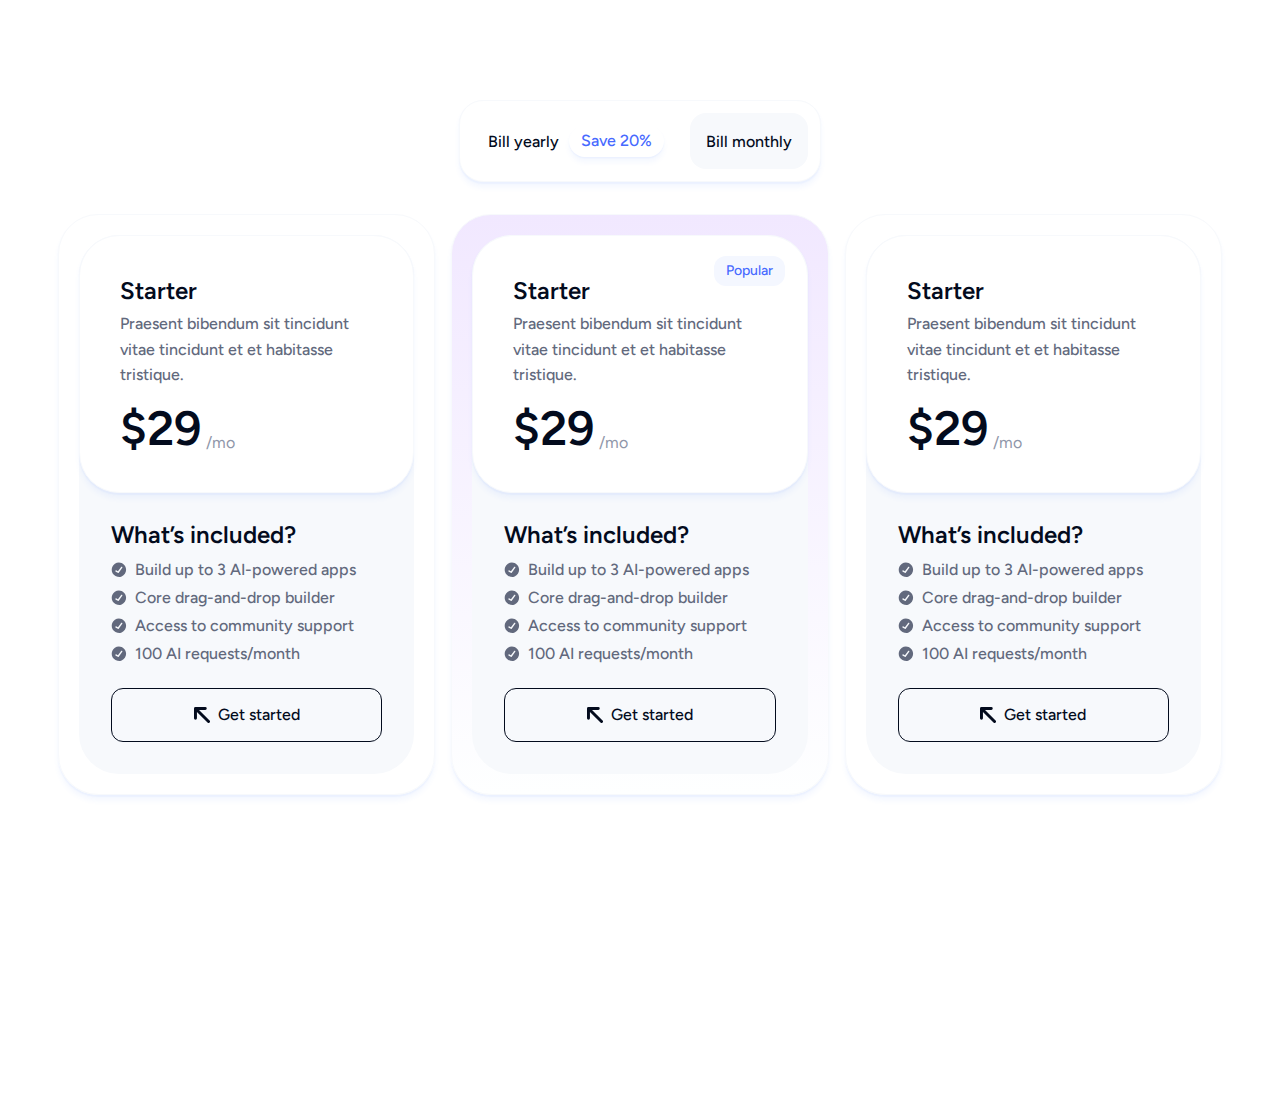
<file: pricimg card/index.html>
<!DOCTYPE html>
<html lang="en">

<head>
    <meta charset="UTF-8">
    <meta name="viewport" content="width=device-width, initial-scale=1.0">
    <title>Pricing Card</title>
    <link rel="preconnect" href="https://fonts.googleapis.com">
    <link rel="preconnect" href="https://fonts.gstatic.com" crossorigin>
    <link href="https://fonts.googleapis.com/css2?family=Figtree:ital,wght@0,300..900;1,300..900&display=swap" rel="stylesheet">
    <link rel="stylesheet" href="./style.css">
</head>

<body>
    <main>
        <section>
            <div class="container">
                <div class="flexible-pricing-card-toggle-wrrepar">
                    <div class="flexible-pricing-card-toggle yearly">
                        Bill yearly
                        <span class="flexible-pricing-card-offer">Save 20%</span>
                    </div>
                    <div class="flexible-pricing-card-toggle monthly active">
                        Bill monthly
                    </div>
                </div>
                <div class="flexible-pricing-card-wrrepar">
                    <div class="flexible-pricing-card">
                        <div class="flexible-pricing-card-content">
                            <div class="flexible-pricing-card-top-content">
                                <h3 class="flexible-pricing-card-lable">Starter</h3>
                                <div class="flexible-pricing-card-desc richtext">
                                    <p>Praesent bibendum sit tincidunt vitae tincidunt et et habitasse tristique.</p>
                                </div>
                                <div class="flexible-pricing-card-pr-wrrepar">
                                    <div class="flexible-pricing-card-options">
                                        <div class="flexible-pricing-card-pr-content">
                                            <h4 class="flexible-pricing-card-pr">$29</h4><span class="flexible-pricing-card-pr-item">/mo</span>
                                        </div>
                                        <div class="flexible-pricing-card-pr-content">
                                            <h4 class="flexible-pricing-card-pr">$79</h4><span class="flexible-pricing-card-pr-item">/yr</span>
                                        </div>
                                    </div>
                                </div>
                            </div>
                            <div class="flexible-pricing-card-bottom-content">
                                <h3 class="flexible-pricing-card-list-title">What’s included?</h3>
                                <ul class="flexible-pricing-card-list">
                                    <li class="flexible-pricing-card-list-item">
                                        <span class="flexible-pricing-card-list-icon">
                                            <svg xmlns="http://www.w3.org/2000/svg" width="100%" viewBox="0 0 16 16" fill="none" class="list-icon-check">
                                                <path d="M7.89605 0.575806C6.47202 0.575806 5.07998 0.998078 3.89594 1.78922C2.71191 2.58037 1.78907 3.70486 1.24412 5.02048C0.699165 6.33611 0.556581 7.78379 0.834394 9.18045C1.11221 10.5771 1.79794 11.86 2.80488 12.867C3.81182 13.8739 5.09473 14.5596 6.4914 14.8375C7.88806 15.1153 9.33574 14.9727 10.6514 14.4277C11.967 13.8828 13.0915 12.9599 13.8826 11.7759C14.6738 10.5919 15.096 9.19983 15.096 7.7758C15.096 5.86625 14.3375 4.0349 12.9872 2.68464C11.637 1.33437 9.80561 0.575806 7.89605 0.575806ZM11.28 5.74381L7.72805 10.6718C7.62224 10.8146 7.46784 10.9138 7.29394 10.9507C7.12005 10.9875 6.93868 10.9595 6.78405 10.8718L4.74405 9.6798C4.57855 9.58008 4.45945 9.4187 4.41294 9.23117C4.36643 9.04363 4.39633 8.8453 4.49605 8.6798C4.59577 8.51431 4.75715 8.39521 4.94468 8.3487C5.13222 8.30219 5.33055 8.33208 5.49605 8.4318L6.94405 9.2958L10.144 4.9038C10.2628 4.78483 10.4195 4.71115 10.5868 4.69556C10.7542 4.67997 10.9218 4.72344 11.0605 4.81844C11.1992 4.91343 11.3003 5.05397 11.3462 5.21568C11.3922 5.37739 11.3801 5.55007 11.312 5.7038L11.28 5.74381Z" fill="currentColor"></path>
                                            </svg>
                                        </span>Build up to 3 AI-powered apps
                                    </li>
                                    <li class="flexible-pricing-card-list-item">
                                        <span class="flexible-pricing-card-list-icon">
                                            <svg xmlns="http://www.w3.org/2000/svg" width="100%" viewBox="0 0 16 16" fill="none" class="list-icon-check">
                                                <path d="M7.89605 0.575806C6.47202 0.575806 5.07998 0.998078 3.89594 1.78922C2.71191 2.58037 1.78907 3.70486 1.24412 5.02048C0.699165 6.33611 0.556581 7.78379 0.834394 9.18045C1.11221 10.5771 1.79794 11.86 2.80488 12.867C3.81182 13.8739 5.09473 14.5596 6.4914 14.8375C7.88806 15.1153 9.33574 14.9727 10.6514 14.4277C11.967 13.8828 13.0915 12.9599 13.8826 11.7759C14.6738 10.5919 15.096 9.19983 15.096 7.7758C15.096 5.86625 14.3375 4.0349 12.9872 2.68464C11.637 1.33437 9.80561 0.575806 7.89605 0.575806ZM11.28 5.74381L7.72805 10.6718C7.62224 10.8146 7.46784 10.9138 7.29394 10.9507C7.12005 10.9875 6.93868 10.9595 6.78405 10.8718L4.74405 9.6798C4.57855 9.58008 4.45945 9.4187 4.41294 9.23117C4.36643 9.04363 4.39633 8.8453 4.49605 8.6798C4.59577 8.51431 4.75715 8.39521 4.94468 8.3487C5.13222 8.30219 5.33055 8.33208 5.49605 8.4318L6.94405 9.2958L10.144 4.9038C10.2628 4.78483 10.4195 4.71115 10.5868 4.69556C10.7542 4.67997 10.9218 4.72344 11.0605 4.81844C11.1992 4.91343 11.3003 5.05397 11.3462 5.21568C11.3922 5.37739 11.3801 5.55007 11.312 5.7038L11.28 5.74381Z" fill="currentColor"></path>
                                            </svg>
                                        </span>
                                        Core drag-and-drop builder
                                    </li>
                                    <li class="flexible-pricing-card-list-item">
                                        <span class="flexible-pricing-card-list-icon">
                                            <svg xmlns="http://www.w3.org/2000/svg" width="100%" viewBox="0 0 16 16" fill="none" class="list-icon-check">
                                                <path d="M7.89605 0.575806C6.47202 0.575806 5.07998 0.998078 3.89594 1.78922C2.71191 2.58037 1.78907 3.70486 1.24412 5.02048C0.699165 6.33611 0.556581 7.78379 0.834394 9.18045C1.11221 10.5771 1.79794 11.86 2.80488 12.867C3.81182 13.8739 5.09473 14.5596 6.4914 14.8375C7.88806 15.1153 9.33574 14.9727 10.6514 14.4277C11.967 13.8828 13.0915 12.9599 13.8826 11.7759C14.6738 10.5919 15.096 9.19983 15.096 7.7758C15.096 5.86625 14.3375 4.0349 12.9872 2.68464C11.637 1.33437 9.80561 0.575806 7.89605 0.575806ZM11.28 5.74381L7.72805 10.6718C7.62224 10.8146 7.46784 10.9138 7.29394 10.9507C7.12005 10.9875 6.93868 10.9595 6.78405 10.8718L4.74405 9.6798C4.57855 9.58008 4.45945 9.4187 4.41294 9.23117C4.36643 9.04363 4.39633 8.8453 4.49605 8.6798C4.59577 8.51431 4.75715 8.39521 4.94468 8.3487C5.13222 8.30219 5.33055 8.33208 5.49605 8.4318L6.94405 9.2958L10.144 4.9038C10.2628 4.78483 10.4195 4.71115 10.5868 4.69556C10.7542 4.67997 10.9218 4.72344 11.0605 4.81844C11.1992 4.91343 11.3003 5.05397 11.3462 5.21568C11.3922 5.37739 11.3801 5.55007 11.312 5.7038L11.28 5.74381Z" fill="currentColor"></path>
                                            </svg>
                                        </span>
                                        Access to community support
                                    </li>
                                    <li class="flexible-pricing-card-list-item">
                                        <span class="flexible-pricing-card-list-icon">
                                            <svg xmlns="http://www.w3.org/2000/svg" width="100%" viewBox="0 0 16 16" fill="none" class="list-icon-check">
                                                <path d="M7.89605 0.575806C6.47202 0.575806 5.07998 0.998078 3.89594 1.78922C2.71191 2.58037 1.78907 3.70486 1.24412 5.02048C0.699165 6.33611 0.556581 7.78379 0.834394 9.18045C1.11221 10.5771 1.79794 11.86 2.80488 12.867C3.81182 13.8739 5.09473 14.5596 6.4914 14.8375C7.88806 15.1153 9.33574 14.9727 10.6514 14.4277C11.967 13.8828 13.0915 12.9599 13.8826 11.7759C14.6738 10.5919 15.096 9.19983 15.096 7.7758C15.096 5.86625 14.3375 4.0349 12.9872 2.68464C11.637 1.33437 9.80561 0.575806 7.89605 0.575806ZM11.28 5.74381L7.72805 10.6718C7.62224 10.8146 7.46784 10.9138 7.29394 10.9507C7.12005 10.9875 6.93868 10.9595 6.78405 10.8718L4.74405 9.6798C4.57855 9.58008 4.45945 9.4187 4.41294 9.23117C4.36643 9.04363 4.39633 8.8453 4.49605 8.6798C4.59577 8.51431 4.75715 8.39521 4.94468 8.3487C5.13222 8.30219 5.33055 8.33208 5.49605 8.4318L6.94405 9.2958L10.144 4.9038C10.2628 4.78483 10.4195 4.71115 10.5868 4.69556C10.7542 4.67997 10.9218 4.72344 11.0605 4.81844C11.1992 4.91343 11.3003 5.05397 11.3462 5.21568C11.3922 5.37739 11.3801 5.55007 11.312 5.7038L11.28 5.74381Z" fill="currentColor"></path>
                                            </svg>
                                        </span>
                                        100 AI requests/month
                                    </li>
                                </ul>
                                <a href="javascript:void(0)" class="flexible-pricing-card-btn">
                                    <span class="flexible-pricing-card-btn-icon">
                                        <svg xmlns="http://www.w3.org/2000/svg" version="1.1" xmlns:xlink="http://www.w3.org/1999/xlink" width="512" height="512" x="0" y="0" viewBox="0 0 512 512" style="enable-background:new 0 0 512 512" xml:space="preserve" class="">
                                            <g transform="matrix(6.123233995736766e-17,-1,1,6.123233995736766e-17,0.03033936396238346,512.0000048913062)">
                                                <path d="M13.766 431.766 351.532 94H151.5a47 47 0 0 1 0-94H465a47 47 0 0 1 47 47v313.5a47 47 0 0 1-94 0V160.468L80.234 498.234a47 47 0 0 1-66.468-66.468z" fill="currentColor" opacity="1" data-original="#000000" class=""></path>
                                            </g>
                                        </svg>
                                    </span> Get started</a>
                            </div>
                        </div>
                    </div>
                    <div class="flexible-pricing-card popular">
                        <div class="flexible-pricing-card-content">
                            <div class="flexible-pricing-card-top-content">
                                <span class="flexible-pricing-card-popular">Popular</span>
                                <h3 class="flexible-pricing-card-lable">Starter</h3>
                                <div class="flexible-pricing-card-desc richtext">
                                    <p>Praesent bibendum sit tincidunt vitae tincidunt et et habitasse tristique.</p>
                                </div>
                                <div class="flexible-pricing-card-pr-wrrepar">
                                    <div class="flexible-pricing-card-options">
                                        <div class="flexible-pricing-card-pr-content">
                                            <h4 class="flexible-pricing-card-pr">$29</h4><span class="flexible-pricing-card-pr-item">/mo</span>
                                        </div>
                                        <div class="flexible-pricing-card-pr-content">
                                            <h4 class="flexible-pricing-card-pr">$79</h4><span class="flexible-pricing-card-pr-item">/yr</span>
                                        </div>
                                    </div>
                                </div>
                            </div>
                            <div class="flexible-pricing-card-bottom-content">
                                <h3 class="flexible-pricing-card-list-title">What’s included?</h3>
                                <ul class="flexible-pricing-card-list">
                                    <li class="flexible-pricing-card-list-item">
                                        <span class="flexible-pricing-card-list-icon">
                                            <svg xmlns="http://www.w3.org/2000/svg" width="100%" viewBox="0 0 16 16" fill="none" class="list-icon-check">
                                                <path d="M7.89605 0.575806C6.47202 0.575806 5.07998 0.998078 3.89594 1.78922C2.71191 2.58037 1.78907 3.70486 1.24412 5.02048C0.699165 6.33611 0.556581 7.78379 0.834394 9.18045C1.11221 10.5771 1.79794 11.86 2.80488 12.867C3.81182 13.8739 5.09473 14.5596 6.4914 14.8375C7.88806 15.1153 9.33574 14.9727 10.6514 14.4277C11.967 13.8828 13.0915 12.9599 13.8826 11.7759C14.6738 10.5919 15.096 9.19983 15.096 7.7758C15.096 5.86625 14.3375 4.0349 12.9872 2.68464C11.637 1.33437 9.80561 0.575806 7.89605 0.575806ZM11.28 5.74381L7.72805 10.6718C7.62224 10.8146 7.46784 10.9138 7.29394 10.9507C7.12005 10.9875 6.93868 10.9595 6.78405 10.8718L4.74405 9.6798C4.57855 9.58008 4.45945 9.4187 4.41294 9.23117C4.36643 9.04363 4.39633 8.8453 4.49605 8.6798C4.59577 8.51431 4.75715 8.39521 4.94468 8.3487C5.13222 8.30219 5.33055 8.33208 5.49605 8.4318L6.94405 9.2958L10.144 4.9038C10.2628 4.78483 10.4195 4.71115 10.5868 4.69556C10.7542 4.67997 10.9218 4.72344 11.0605 4.81844C11.1992 4.91343 11.3003 5.05397 11.3462 5.21568C11.3922 5.37739 11.3801 5.55007 11.312 5.7038L11.28 5.74381Z" fill="currentColor"></path>
                                            </svg>
                                        </span>Build up to 3 AI-powered apps
                                    </li>
                                    <li class="flexible-pricing-card-list-item">
                                        <span class="flexible-pricing-card-list-icon">
                                            <svg xmlns="http://www.w3.org/2000/svg" width="100%" viewBox="0 0 16 16" fill="none" class="list-icon-check">
                                                <path d="M7.89605 0.575806C6.47202 0.575806 5.07998 0.998078 3.89594 1.78922C2.71191 2.58037 1.78907 3.70486 1.24412 5.02048C0.699165 6.33611 0.556581 7.78379 0.834394 9.18045C1.11221 10.5771 1.79794 11.86 2.80488 12.867C3.81182 13.8739 5.09473 14.5596 6.4914 14.8375C7.88806 15.1153 9.33574 14.9727 10.6514 14.4277C11.967 13.8828 13.0915 12.9599 13.8826 11.7759C14.6738 10.5919 15.096 9.19983 15.096 7.7758C15.096 5.86625 14.3375 4.0349 12.9872 2.68464C11.637 1.33437 9.80561 0.575806 7.89605 0.575806ZM11.28 5.74381L7.72805 10.6718C7.62224 10.8146 7.46784 10.9138 7.29394 10.9507C7.12005 10.9875 6.93868 10.9595 6.78405 10.8718L4.74405 9.6798C4.57855 9.58008 4.45945 9.4187 4.41294 9.23117C4.36643 9.04363 4.39633 8.8453 4.49605 8.6798C4.59577 8.51431 4.75715 8.39521 4.94468 8.3487C5.13222 8.30219 5.33055 8.33208 5.49605 8.4318L6.94405 9.2958L10.144 4.9038C10.2628 4.78483 10.4195 4.71115 10.5868 4.69556C10.7542 4.67997 10.9218 4.72344 11.0605 4.81844C11.1992 4.91343 11.3003 5.05397 11.3462 5.21568C11.3922 5.37739 11.3801 5.55007 11.312 5.7038L11.28 5.74381Z" fill="currentColor"></path>
                                            </svg>
                                        </span>
                                        Core drag-and-drop builder
                                    </li>
                                    <li class="flexible-pricing-card-list-item">
                                        <span class="flexible-pricing-card-list-icon">
                                            <svg xmlns="http://www.w3.org/2000/svg" width="100%" viewBox="0 0 16 16" fill="none" class="list-icon-check">
                                                <path d="M7.89605 0.575806C6.47202 0.575806 5.07998 0.998078 3.89594 1.78922C2.71191 2.58037 1.78907 3.70486 1.24412 5.02048C0.699165 6.33611 0.556581 7.78379 0.834394 9.18045C1.11221 10.5771 1.79794 11.86 2.80488 12.867C3.81182 13.8739 5.09473 14.5596 6.4914 14.8375C7.88806 15.1153 9.33574 14.9727 10.6514 14.4277C11.967 13.8828 13.0915 12.9599 13.8826 11.7759C14.6738 10.5919 15.096 9.19983 15.096 7.7758C15.096 5.86625 14.3375 4.0349 12.9872 2.68464C11.637 1.33437 9.80561 0.575806 7.89605 0.575806ZM11.28 5.74381L7.72805 10.6718C7.62224 10.8146 7.46784 10.9138 7.29394 10.9507C7.12005 10.9875 6.93868 10.9595 6.78405 10.8718L4.74405 9.6798C4.57855 9.58008 4.45945 9.4187 4.41294 9.23117C4.36643 9.04363 4.39633 8.8453 4.49605 8.6798C4.59577 8.51431 4.75715 8.39521 4.94468 8.3487C5.13222 8.30219 5.33055 8.33208 5.49605 8.4318L6.94405 9.2958L10.144 4.9038C10.2628 4.78483 10.4195 4.71115 10.5868 4.69556C10.7542 4.67997 10.9218 4.72344 11.0605 4.81844C11.1992 4.91343 11.3003 5.05397 11.3462 5.21568C11.3922 5.37739 11.3801 5.55007 11.312 5.7038L11.28 5.74381Z" fill="currentColor"></path>
                                            </svg>
                                        </span>
                                        Access to community support
                                    </li>
                                    <li class="flexible-pricing-card-list-item">
                                        <span class="flexible-pricing-card-list-icon">
                                            <svg xmlns="http://www.w3.org/2000/svg" width="100%" viewBox="0 0 16 16" fill="none" class="list-icon-check">
                                                <path d="M7.89605 0.575806C6.47202 0.575806 5.07998 0.998078 3.89594 1.78922C2.71191 2.58037 1.78907 3.70486 1.24412 5.02048C0.699165 6.33611 0.556581 7.78379 0.834394 9.18045C1.11221 10.5771 1.79794 11.86 2.80488 12.867C3.81182 13.8739 5.09473 14.5596 6.4914 14.8375C7.88806 15.1153 9.33574 14.9727 10.6514 14.4277C11.967 13.8828 13.0915 12.9599 13.8826 11.7759C14.6738 10.5919 15.096 9.19983 15.096 7.7758C15.096 5.86625 14.3375 4.0349 12.9872 2.68464C11.637 1.33437 9.80561 0.575806 7.89605 0.575806ZM11.28 5.74381L7.72805 10.6718C7.62224 10.8146 7.46784 10.9138 7.29394 10.9507C7.12005 10.9875 6.93868 10.9595 6.78405 10.8718L4.74405 9.6798C4.57855 9.58008 4.45945 9.4187 4.41294 9.23117C4.36643 9.04363 4.39633 8.8453 4.49605 8.6798C4.59577 8.51431 4.75715 8.39521 4.94468 8.3487C5.13222 8.30219 5.33055 8.33208 5.49605 8.4318L6.94405 9.2958L10.144 4.9038C10.2628 4.78483 10.4195 4.71115 10.5868 4.69556C10.7542 4.67997 10.9218 4.72344 11.0605 4.81844C11.1992 4.91343 11.3003 5.05397 11.3462 5.21568C11.3922 5.37739 11.3801 5.55007 11.312 5.7038L11.28 5.74381Z" fill="currentColor"></path>
                                            </svg>
                                        </span>
                                        100 AI requests/month
                                    </li>
                                </ul>
                                <a href="javascript:void(0)" class="flexible-pricing-card-btn">
                                    <span class="flexible-pricing-card-btn-icon">
                                        <svg xmlns="http://www.w3.org/2000/svg" version="1.1" xmlns:xlink="http://www.w3.org/1999/xlink" width="512" height="512" x="0" y="0" viewBox="0 0 512 512" style="enable-background:new 0 0 512 512" xml:space="preserve" class="">
                                            <g transform="matrix(6.123233995736766e-17,-1,1,6.123233995736766e-17,0.03033936396238346,512.0000048913062)">
                                                <path d="M13.766 431.766 351.532 94H151.5a47 47 0 0 1 0-94H465a47 47 0 0 1 47 47v313.5a47 47 0 0 1-94 0V160.468L80.234 498.234a47 47 0 0 1-66.468-66.468z" fill="currentColor" opacity="1" data-original="#000000" class=""></path>
                                            </g>
                                        </svg>
                                    </span> Get started</a>
                            </div>
                        </div>
                    </div>
                    <div class="flexible-pricing-card">
                        <div class="flexible-pricing-card-content">
                            <div class="flexible-pricing-card-top-content">
                                <h3 class="flexible-pricing-card-lable">Starter</h3>
                                <div class="flexible-pricing-card-desc richtext">
                                    <p>Praesent bibendum sit tincidunt vitae tincidunt et et habitasse tristique.</p>
                                </div>
                                <div class="flexible-pricing-card-pr-wrrepar">
                                    <div class="flexible-pricing-card-options">
                                        <div class="flexible-pricing-card-pr-content">
                                            <h4 class="flexible-pricing-card-pr">$29</h4><span class="flexible-pricing-card-pr-item">/mo</span>
                                        </div>
                                        <div class="flexible-pricing-card-pr-content">
                                            <h4 class="flexible-pricing-card-pr">$79</h4><span class="flexible-pricing-card-pr-item">/yr</span>
                                        </div>
                                    </div>
                                </div>
                            </div>
                            <div class="flexible-pricing-card-bottom-content">
                                <h3 class="flexible-pricing-card-list-title">What’s included?</h3>
                                <ul class="flexible-pricing-card-list">
                                    <li class="flexible-pricing-card-list-item">
                                        <span class="flexible-pricing-card-list-icon">
                                            <svg xmlns="http://www.w3.org/2000/svg" width="100%" viewBox="0 0 16 16" fill="none" class="list-icon-check">
                                                <path d="M7.89605 0.575806C6.47202 0.575806 5.07998 0.998078 3.89594 1.78922C2.71191 2.58037 1.78907 3.70486 1.24412 5.02048C0.699165 6.33611 0.556581 7.78379 0.834394 9.18045C1.11221 10.5771 1.79794 11.86 2.80488 12.867C3.81182 13.8739 5.09473 14.5596 6.4914 14.8375C7.88806 15.1153 9.33574 14.9727 10.6514 14.4277C11.967 13.8828 13.0915 12.9599 13.8826 11.7759C14.6738 10.5919 15.096 9.19983 15.096 7.7758C15.096 5.86625 14.3375 4.0349 12.9872 2.68464C11.637 1.33437 9.80561 0.575806 7.89605 0.575806ZM11.28 5.74381L7.72805 10.6718C7.62224 10.8146 7.46784 10.9138 7.29394 10.9507C7.12005 10.9875 6.93868 10.9595 6.78405 10.8718L4.74405 9.6798C4.57855 9.58008 4.45945 9.4187 4.41294 9.23117C4.36643 9.04363 4.39633 8.8453 4.49605 8.6798C4.59577 8.51431 4.75715 8.39521 4.94468 8.3487C5.13222 8.30219 5.33055 8.33208 5.49605 8.4318L6.94405 9.2958L10.144 4.9038C10.2628 4.78483 10.4195 4.71115 10.5868 4.69556C10.7542 4.67997 10.9218 4.72344 11.0605 4.81844C11.1992 4.91343 11.3003 5.05397 11.3462 5.21568C11.3922 5.37739 11.3801 5.55007 11.312 5.7038L11.28 5.74381Z" fill="currentColor"></path>
                                            </svg>
                                        </span>Build up to 3 AI-powered apps
                                    </li>
                                    <li class="flexible-pricing-card-list-item">
                                        <span class="flexible-pricing-card-list-icon">
                                            <svg xmlns="http://www.w3.org/2000/svg" width="100%" viewBox="0 0 16 16" fill="none" class="list-icon-check">
                                                <path d="M7.89605 0.575806C6.47202 0.575806 5.07998 0.998078 3.89594 1.78922C2.71191 2.58037 1.78907 3.70486 1.24412 5.02048C0.699165 6.33611 0.556581 7.78379 0.834394 9.18045C1.11221 10.5771 1.79794 11.86 2.80488 12.867C3.81182 13.8739 5.09473 14.5596 6.4914 14.8375C7.88806 15.1153 9.33574 14.9727 10.6514 14.4277C11.967 13.8828 13.0915 12.9599 13.8826 11.7759C14.6738 10.5919 15.096 9.19983 15.096 7.7758C15.096 5.86625 14.3375 4.0349 12.9872 2.68464C11.637 1.33437 9.80561 0.575806 7.89605 0.575806ZM11.28 5.74381L7.72805 10.6718C7.62224 10.8146 7.46784 10.9138 7.29394 10.9507C7.12005 10.9875 6.93868 10.9595 6.78405 10.8718L4.74405 9.6798C4.57855 9.58008 4.45945 9.4187 4.41294 9.23117C4.36643 9.04363 4.39633 8.8453 4.49605 8.6798C4.59577 8.51431 4.75715 8.39521 4.94468 8.3487C5.13222 8.30219 5.33055 8.33208 5.49605 8.4318L6.94405 9.2958L10.144 4.9038C10.2628 4.78483 10.4195 4.71115 10.5868 4.69556C10.7542 4.67997 10.9218 4.72344 11.0605 4.81844C11.1992 4.91343 11.3003 5.05397 11.3462 5.21568C11.3922 5.37739 11.3801 5.55007 11.312 5.7038L11.28 5.74381Z" fill="currentColor"></path>
                                            </svg>
                                        </span>
                                        Core drag-and-drop builder
                                    </li>
                                    <li class="flexible-pricing-card-list-item">
                                        <span class="flexible-pricing-card-list-icon">
                                            <svg xmlns="http://www.w3.org/2000/svg" width="100%" viewBox="0 0 16 16" fill="none" class="list-icon-check">
                                                <path d="M7.89605 0.575806C6.47202 0.575806 5.07998 0.998078 3.89594 1.78922C2.71191 2.58037 1.78907 3.70486 1.24412 5.02048C0.699165 6.33611 0.556581 7.78379 0.834394 9.18045C1.11221 10.5771 1.79794 11.86 2.80488 12.867C3.81182 13.8739 5.09473 14.5596 6.4914 14.8375C7.88806 15.1153 9.33574 14.9727 10.6514 14.4277C11.967 13.8828 13.0915 12.9599 13.8826 11.7759C14.6738 10.5919 15.096 9.19983 15.096 7.7758C15.096 5.86625 14.3375 4.0349 12.9872 2.68464C11.637 1.33437 9.80561 0.575806 7.89605 0.575806ZM11.28 5.74381L7.72805 10.6718C7.62224 10.8146 7.46784 10.9138 7.29394 10.9507C7.12005 10.9875 6.93868 10.9595 6.78405 10.8718L4.74405 9.6798C4.57855 9.58008 4.45945 9.4187 4.41294 9.23117C4.36643 9.04363 4.39633 8.8453 4.49605 8.6798C4.59577 8.51431 4.75715 8.39521 4.94468 8.3487C5.13222 8.30219 5.33055 8.33208 5.49605 8.4318L6.94405 9.2958L10.144 4.9038C10.2628 4.78483 10.4195 4.71115 10.5868 4.69556C10.7542 4.67997 10.9218 4.72344 11.0605 4.81844C11.1992 4.91343 11.3003 5.05397 11.3462 5.21568C11.3922 5.37739 11.3801 5.55007 11.312 5.7038L11.28 5.74381Z" fill="currentColor"></path>
                                            </svg>
                                        </span>
                                        Access to community support
                                    </li>
                                    <li class="flexible-pricing-card-list-item">
                                        <span class="flexible-pricing-card-list-icon">
                                            <svg xmlns="http://www.w3.org/2000/svg" width="100%" viewBox="0 0 16 16" fill="none" class="list-icon-check">
                                                <path d="M7.89605 0.575806C6.47202 0.575806 5.07998 0.998078 3.89594 1.78922C2.71191 2.58037 1.78907 3.70486 1.24412 5.02048C0.699165 6.33611 0.556581 7.78379 0.834394 9.18045C1.11221 10.5771 1.79794 11.86 2.80488 12.867C3.81182 13.8739 5.09473 14.5596 6.4914 14.8375C7.88806 15.1153 9.33574 14.9727 10.6514 14.4277C11.967 13.8828 13.0915 12.9599 13.8826 11.7759C14.6738 10.5919 15.096 9.19983 15.096 7.7758C15.096 5.86625 14.3375 4.0349 12.9872 2.68464C11.637 1.33437 9.80561 0.575806 7.89605 0.575806ZM11.28 5.74381L7.72805 10.6718C7.62224 10.8146 7.46784 10.9138 7.29394 10.9507C7.12005 10.9875 6.93868 10.9595 6.78405 10.8718L4.74405 9.6798C4.57855 9.58008 4.45945 9.4187 4.41294 9.23117C4.36643 9.04363 4.39633 8.8453 4.49605 8.6798C4.59577 8.51431 4.75715 8.39521 4.94468 8.3487C5.13222 8.30219 5.33055 8.33208 5.49605 8.4318L6.94405 9.2958L10.144 4.9038C10.2628 4.78483 10.4195 4.71115 10.5868 4.69556C10.7542 4.67997 10.9218 4.72344 11.0605 4.81844C11.1992 4.91343 11.3003 5.05397 11.3462 5.21568C11.3922 5.37739 11.3801 5.55007 11.312 5.7038L11.28 5.74381Z" fill="currentColor"></path>
                                            </svg>
                                        </span>
                                        100 AI requests/month
                                    </li>
                                </ul>
                                <a href="javascript:void(0)" class="flexible-pricing-card-btn">
                                    <span class="flexible-pricing-card-btn-icon">
                                        <svg xmlns="http://www.w3.org/2000/svg" version="1.1" xmlns:xlink="http://www.w3.org/1999/xlink" width="512" height="512" x="0" y="0" viewBox="0 0 512 512" style="enable-background:new 0 0 512 512" xml:space="preserve" class="">
                                            <g transform="matrix(6.123233995736766e-17,-1,1,6.123233995736766e-17,0.03033936396238346,512.0000048913062)">
                                                <path d="M13.766 431.766 351.532 94H151.5a47 47 0 0 1 0-94H465a47 47 0 0 1 47 47v313.5a47 47 0 0 1-94 0V160.468L80.234 498.234a47 47 0 0 1-66.468-66.468z" fill="currentColor" opacity="1" data-original="#000000" class=""></path>
                                            </g>
                                        </svg>
                                    </span> Get started</a>
                            </div>
                        </div>
                    </div>
            
                </div>
            </div>
            </div>
        </section>
    </main>
    <script>
        // document.addEventListener("DOMContentLoaded", function () {
        //     const toggleButtons = document.querySelectorAll(".flexible-pricing-card-toggle");
        //     const wrapper = document.querySelector(".flexible-pricing-card-wrrepar");

        //     toggleButtons.forEach(btn => {
        //         btn.addEventListener("click", function () {
        //             // Remove active from both
        //             toggleButtons.forEach(b => b.classList.remove("active"));

        //             // Add active to clicked one
        //             this.classList.add("active");

        //         });
        //     });
        // });
    document.addEventListener("DOMContentLoaded", function () {

        const toggles = document.querySelectorAll(".flexible-pricing-card-toggle");
        const wrapper = document.querySelector(".flexible-pricing-card-wrrepar");

        toggles.forEach(toggle => {
            toggle.addEventListener("click", function () {

                // Remove active from all
                toggles.forEach(t => t.classList.remove("active"));
                this.classList.add("active");

                const type = this.textContent.trim().toLowerCase();

                // Only one class: show-yearly
                if (type.includes("year")) {
                    wrapper.classList.add("show-yearly");
                } else {
                    wrapper.classList.remove("show-yearly");
                }

            });
        });

    });

    </script>
</body>

</html>
</file>
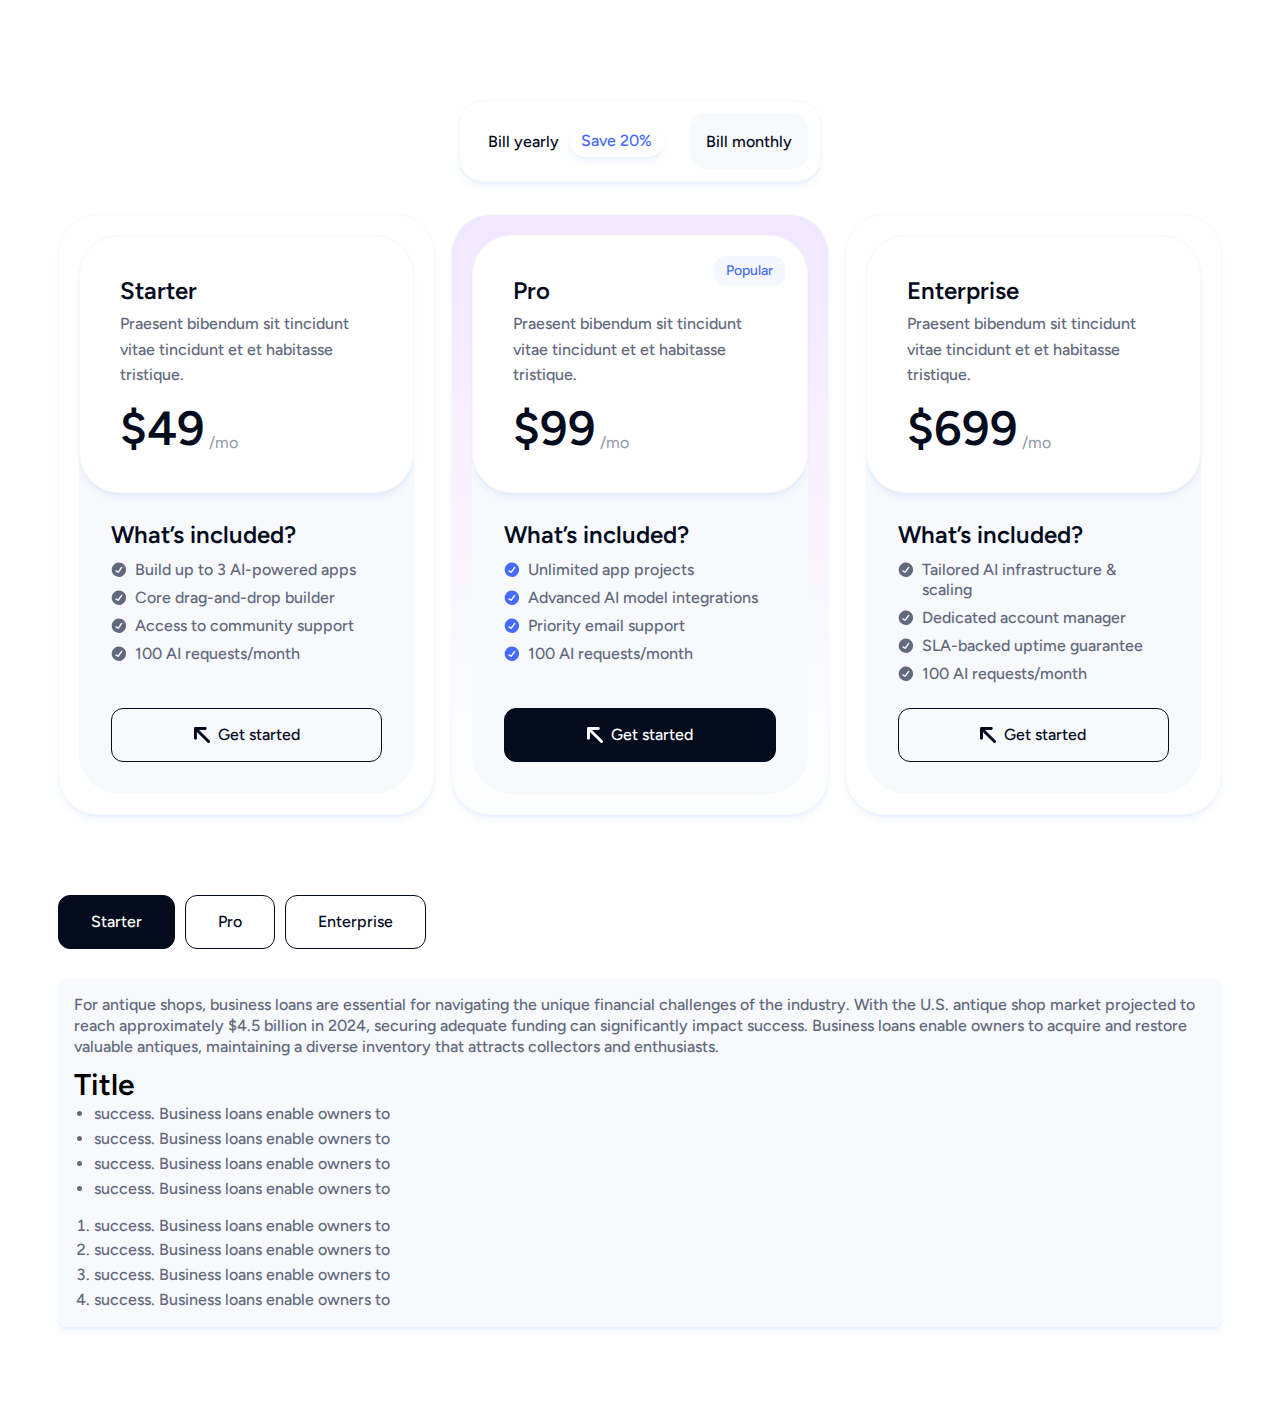
<file: pricing-card/index.html>
<!DOCTYPE html>
<html lang="en">

<head>
    <meta charset="UTF-8">
    <meta name="viewport" content="width=device-width, initial-scale=1.0">
    <title>Pricing Card</title>
    <link rel="preconnect" href="https://fonts.googleapis.com">
    <link rel="preconnect" href="https://fonts.gstatic.com" crossorigin>
    <link href="https://fonts.googleapis.com/css2?family=Figtree:ital,wght@0,300..900;1,300..900&display=swap" rel="stylesheet">
    <link rel="stylesheet" href="./style.css">
</head>

<body>
    <main>
        <section class="tab-section">
            <div class="container">
                <div class="flexible-pricing-card-toggle-wrrepar">
                    <div class="flexible-pricing-card-toggle yearly">
                        Bill yearly
                        <span class="flexible-pricing-card-offer">Save 20%</span>
                    </div>
                    <div class="flexible-pricing-card-toggle monthly active">
                        Bill monthly
                    </div>
                </div>
                <div class="flexible-pricing-card-wrrepar">
                    <div class="flexible-pricing-card">
                        <div class="flexible-pricing-card-content">
                            <div class="flexible-pricing-card-top-content">
                                <h3 class="flexible-pricing-card-lable">Starter</h3>
                                <div class="flexible-pricing-card-desc richtext">
                                    <p>Praesent bibendum sit tincidunt vitae tincidunt et et habitasse tristique.</p>
                                </div>
                                <div class="flexible-pricing-card-pr-wrrepar">
                                    <div class="flexible-pricing-card-options">
                                        <div class="flexible-pricing-card-pr-content">
                                            <h4 class="flexible-pricing-card-pr">$49</h4><span class="flexible-pricing-card-pr-item">/mo</span>
                                        </div>
                                        <div class="flexible-pricing-card-pr-content">
                                            <h4 class="flexible-pricing-card-pr">$29</h4><span class="flexible-pricing-card-pr-item">/yr</span>
                                        </div>
                                    </div>
                                </div>
                            </div>
                            <div class="flexible-pricing-card-bottom-content">
                                <h3 class="flexible-pricing-card-list-title">What’s included?</h3>
                                <ul class="flexible-pricing-card-list">
                                    <li class="flexible-pricing-card-list-item">
                                        <span class="flexible-pricing-card-list-icon">
                                            <svg xmlns="http://www.w3.org/2000/svg" width="100%" viewBox="0 0 16 16" fill="none" class="list-icon-check">
                                                <path d="M7.89605 0.575806C6.47202 0.575806 5.07998 0.998078 3.89594 1.78922C2.71191 2.58037 1.78907 3.70486 1.24412 5.02048C0.699165 6.33611 0.556581 7.78379 0.834394 9.18045C1.11221 10.5771 1.79794 11.86 2.80488 12.867C3.81182 13.8739 5.09473 14.5596 6.4914 14.8375C7.88806 15.1153 9.33574 14.9727 10.6514 14.4277C11.967 13.8828 13.0915 12.9599 13.8826 11.7759C14.6738 10.5919 15.096 9.19983 15.096 7.7758C15.096 5.86625 14.3375 4.0349 12.9872 2.68464C11.637 1.33437 9.80561 0.575806 7.89605 0.575806ZM11.28 5.74381L7.72805 10.6718C7.62224 10.8146 7.46784 10.9138 7.29394 10.9507C7.12005 10.9875 6.93868 10.9595 6.78405 10.8718L4.74405 9.6798C4.57855 9.58008 4.45945 9.4187 4.41294 9.23117C4.36643 9.04363 4.39633 8.8453 4.49605 8.6798C4.59577 8.51431 4.75715 8.39521 4.94468 8.3487C5.13222 8.30219 5.33055 8.33208 5.49605 8.4318L6.94405 9.2958L10.144 4.9038C10.2628 4.78483 10.4195 4.71115 10.5868 4.69556C10.7542 4.67997 10.9218 4.72344 11.0605 4.81844C11.1992 4.91343 11.3003 5.05397 11.3462 5.21568C11.3922 5.37739 11.3801 5.55007 11.312 5.7038L11.28 5.74381Z" fill="currentColor"></path>
                                            </svg>
                                        </span>Build up to 3 AI-powered apps
                                    </li>
                                    <li class="flexible-pricing-card-list-item">
                                        <span class="flexible-pricing-card-list-icon">
                                            <svg xmlns="http://www.w3.org/2000/svg" width="100%" viewBox="0 0 16 16" fill="none" class="list-icon-check">
                                                <path d="M7.89605 0.575806C6.47202 0.575806 5.07998 0.998078 3.89594 1.78922C2.71191 2.58037 1.78907 3.70486 1.24412 5.02048C0.699165 6.33611 0.556581 7.78379 0.834394 9.18045C1.11221 10.5771 1.79794 11.86 2.80488 12.867C3.81182 13.8739 5.09473 14.5596 6.4914 14.8375C7.88806 15.1153 9.33574 14.9727 10.6514 14.4277C11.967 13.8828 13.0915 12.9599 13.8826 11.7759C14.6738 10.5919 15.096 9.19983 15.096 7.7758C15.096 5.86625 14.3375 4.0349 12.9872 2.68464C11.637 1.33437 9.80561 0.575806 7.89605 0.575806ZM11.28 5.74381L7.72805 10.6718C7.62224 10.8146 7.46784 10.9138 7.29394 10.9507C7.12005 10.9875 6.93868 10.9595 6.78405 10.8718L4.74405 9.6798C4.57855 9.58008 4.45945 9.4187 4.41294 9.23117C4.36643 9.04363 4.39633 8.8453 4.49605 8.6798C4.59577 8.51431 4.75715 8.39521 4.94468 8.3487C5.13222 8.30219 5.33055 8.33208 5.49605 8.4318L6.94405 9.2958L10.144 4.9038C10.2628 4.78483 10.4195 4.71115 10.5868 4.69556C10.7542 4.67997 10.9218 4.72344 11.0605 4.81844C11.1992 4.91343 11.3003 5.05397 11.3462 5.21568C11.3922 5.37739 11.3801 5.55007 11.312 5.7038L11.28 5.74381Z" fill="currentColor"></path>
                                            </svg>
                                        </span>
                                        Core drag-and-drop builder
                                    </li>
                                    <li class="flexible-pricing-card-list-item">
                                        <span class="flexible-pricing-card-list-icon">
                                            <svg xmlns="http://www.w3.org/2000/svg" width="100%" viewBox="0 0 16 16" fill="none" class="list-icon-check">
                                                <path d="M7.89605 0.575806C6.47202 0.575806 5.07998 0.998078 3.89594 1.78922C2.71191 2.58037 1.78907 3.70486 1.24412 5.02048C0.699165 6.33611 0.556581 7.78379 0.834394 9.18045C1.11221 10.5771 1.79794 11.86 2.80488 12.867C3.81182 13.8739 5.09473 14.5596 6.4914 14.8375C7.88806 15.1153 9.33574 14.9727 10.6514 14.4277C11.967 13.8828 13.0915 12.9599 13.8826 11.7759C14.6738 10.5919 15.096 9.19983 15.096 7.7758C15.096 5.86625 14.3375 4.0349 12.9872 2.68464C11.637 1.33437 9.80561 0.575806 7.89605 0.575806ZM11.28 5.74381L7.72805 10.6718C7.62224 10.8146 7.46784 10.9138 7.29394 10.9507C7.12005 10.9875 6.93868 10.9595 6.78405 10.8718L4.74405 9.6798C4.57855 9.58008 4.45945 9.4187 4.41294 9.23117C4.36643 9.04363 4.39633 8.8453 4.49605 8.6798C4.59577 8.51431 4.75715 8.39521 4.94468 8.3487C5.13222 8.30219 5.33055 8.33208 5.49605 8.4318L6.94405 9.2958L10.144 4.9038C10.2628 4.78483 10.4195 4.71115 10.5868 4.69556C10.7542 4.67997 10.9218 4.72344 11.0605 4.81844C11.1992 4.91343 11.3003 5.05397 11.3462 5.21568C11.3922 5.37739 11.3801 5.55007 11.312 5.7038L11.28 5.74381Z" fill="currentColor"></path>
                                            </svg>
                                        </span>
                                        Access to community support
                                    </li>
                                    <li class="flexible-pricing-card-list-item">
                                        <span class="flexible-pricing-card-list-icon">
                                            <svg xmlns="http://www.w3.org/2000/svg" width="100%" viewBox="0 0 16 16" fill="none" class="list-icon-check">
                                                <path d="M7.89605 0.575806C6.47202 0.575806 5.07998 0.998078 3.89594 1.78922C2.71191 2.58037 1.78907 3.70486 1.24412 5.02048C0.699165 6.33611 0.556581 7.78379 0.834394 9.18045C1.11221 10.5771 1.79794 11.86 2.80488 12.867C3.81182 13.8739 5.09473 14.5596 6.4914 14.8375C7.88806 15.1153 9.33574 14.9727 10.6514 14.4277C11.967 13.8828 13.0915 12.9599 13.8826 11.7759C14.6738 10.5919 15.096 9.19983 15.096 7.7758C15.096 5.86625 14.3375 4.0349 12.9872 2.68464C11.637 1.33437 9.80561 0.575806 7.89605 0.575806ZM11.28 5.74381L7.72805 10.6718C7.62224 10.8146 7.46784 10.9138 7.29394 10.9507C7.12005 10.9875 6.93868 10.9595 6.78405 10.8718L4.74405 9.6798C4.57855 9.58008 4.45945 9.4187 4.41294 9.23117C4.36643 9.04363 4.39633 8.8453 4.49605 8.6798C4.59577 8.51431 4.75715 8.39521 4.94468 8.3487C5.13222 8.30219 5.33055 8.33208 5.49605 8.4318L6.94405 9.2958L10.144 4.9038C10.2628 4.78483 10.4195 4.71115 10.5868 4.69556C10.7542 4.67997 10.9218 4.72344 11.0605 4.81844C11.1992 4.91343 11.3003 5.05397 11.3462 5.21568C11.3922 5.37739 11.3801 5.55007 11.312 5.7038L11.28 5.74381Z" fill="currentColor"></path>
                                            </svg>
                                        </span>
                                        100 AI requests/month
                                    </li>
                                </ul>
                                <a href="javascript:void(0)" class="flexible-pricing-card-btn">
                                    <span class="flexible-pricing-card-btn-icon">
                                        <svg xmlns="http://www.w3.org/2000/svg" version="1.1" xmlns:xlink="http://www.w3.org/1999/xlink" width="512" height="512" x="0" y="0" viewBox="0 0 512 512" style="enable-background:new 0 0 512 512" xml:space="preserve" class="">
                                            <g transform="matrix(6.123233995736766e-17,-1,1,6.123233995736766e-17,0.03033936396238346,512.0000048913062)">
                                                <path d="M13.766 431.766 351.532 94H151.5a47 47 0 0 1 0-94H465a47 47 0 0 1 47 47v313.5a47 47 0 0 1-94 0V160.468L80.234 498.234a47 47 0 0 1-66.468-66.468z" fill="currentColor" opacity="1" data-original="#000000" class=""></path>
                                            </g>
                                        </svg>
                                    </span> Get started</a>
                            </div>
                        </div>
                    </div>
                    <div class="flexible-pricing-card popular">
                        <div class="flexible-pricing-card-content">
                            <div class="flexible-pricing-card-top-content">
                                <span class="flexible-pricing-card-popular">Popular</span>
                                <h3 class="flexible-pricing-card-lable">Pro</h3>
                                <div class="flexible-pricing-card-desc richtext">
                                    <p>Praesent bibendum sit tincidunt vitae tincidunt et et habitasse tristique.</p>
                                </div>
                                <div class="flexible-pricing-card-pr-wrrepar">
                                    <div class="flexible-pricing-card-options">
                                        <div class="flexible-pricing-card-pr-content">
                                            <h4 class="flexible-pricing-card-pr">$99</h4><span class="flexible-pricing-card-pr-item">/mo</span>
                                        </div>
                                        <div class="flexible-pricing-card-pr-content">
                                            <h4 class="flexible-pricing-card-pr">$79</h4><span class="flexible-pricing-card-pr-item">/yr</span>
                                        </div>
                                    </div>
                                </div>
                            </div>
                            <div class="flexible-pricing-card-bottom-content">
                                <h3 class="flexible-pricing-card-list-title">What’s included?</h3>
                                <ul class="flexible-pricing-card-list">
                                    <li class="flexible-pricing-card-list-item">
                                        <span class="flexible-pricing-card-list-icon">
                                            <svg xmlns="http://www.w3.org/2000/svg" width="100%" viewBox="0 0 16 16" fill="none" class="list-icon-check text-color-secondary-100">
                                                <path d="M7.89605 0.575806C6.47202 0.575806 5.07998 0.998078 3.89594 1.78922C2.71191 2.58037 1.78907 3.70486 1.24412 5.02048C0.699165 6.33611 0.556581 7.78379 0.834394 9.18045C1.11221 10.5771 1.79794 11.86 2.80488 12.867C3.81182 13.8739 5.09473 14.5596 6.4914 14.8375C7.88806 15.1153 9.33574 14.9727 10.6514 14.4277C11.967 13.8828 13.0915 12.9599 13.8826 11.7759C14.6738 10.5919 15.096 9.19983 15.096 7.7758C15.096 5.86625 14.3375 4.0349 12.9872 2.68464C11.637 1.33437 9.80561 0.575806 7.89605 0.575806ZM11.28 5.74381L7.72805 10.6718C7.62224 10.8146 7.46784 10.9138 7.29394 10.9507C7.12005 10.9875 6.93868 10.9595 6.78405 10.8718L4.74405 9.6798C4.57855 9.58008 4.45945 9.4187 4.41294 9.23117C4.36643 9.04363 4.39633 8.8453 4.49605 8.6798C4.59577 8.51431 4.75715 8.39521 4.94468 8.3487C5.13222 8.30219 5.33055 8.33208 5.49605 8.4318L6.94405 9.2958L10.144 4.9038C10.2628 4.78483 10.4195 4.71115 10.5868 4.69556C10.7542 4.67997 10.9218 4.72344 11.0605 4.81844C11.1992 4.91343 11.3003 5.05397 11.3462 5.21568C11.3922 5.37739 11.3801 5.55007 11.312 5.7038L11.28 5.74381Z" fill="currentColor"></path>
                                            </svg>
                                        </span>
                                        Unlimited app projects
                                    </li>
                                    <li class="flexible-pricing-card-list-item">
                                        <span class="flexible-pricing-card-list-icon">
                                            <svg xmlns="http://www.w3.org/2000/svg" width="100%" viewBox="0 0 16 16" fill="none" class="list-icon-check">
                                                <path d="M7.89605 0.575806C6.47202 0.575806 5.07998 0.998078 3.89594 1.78922C2.71191 2.58037 1.78907 3.70486 1.24412 5.02048C0.699165 6.33611 0.556581 7.78379 0.834394 9.18045C1.11221 10.5771 1.79794 11.86 2.80488 12.867C3.81182 13.8739 5.09473 14.5596 6.4914 14.8375C7.88806 15.1153 9.33574 14.9727 10.6514 14.4277C11.967 13.8828 13.0915 12.9599 13.8826 11.7759C14.6738 10.5919 15.096 9.19983 15.096 7.7758C15.096 5.86625 14.3375 4.0349 12.9872 2.68464C11.637 1.33437 9.80561 0.575806 7.89605 0.575806ZM11.28 5.74381L7.72805 10.6718C7.62224 10.8146 7.46784 10.9138 7.29394 10.9507C7.12005 10.9875 6.93868 10.9595 6.78405 10.8718L4.74405 9.6798C4.57855 9.58008 4.45945 9.4187 4.41294 9.23117C4.36643 9.04363 4.39633 8.8453 4.49605 8.6798C4.59577 8.51431 4.75715 8.39521 4.94468 8.3487C5.13222 8.30219 5.33055 8.33208 5.49605 8.4318L6.94405 9.2958L10.144 4.9038C10.2628 4.78483 10.4195 4.71115 10.5868 4.69556C10.7542 4.67997 10.9218 4.72344 11.0605 4.81844C11.1992 4.91343 11.3003 5.05397 11.3462 5.21568C11.3922 5.37739 11.3801 5.55007 11.312 5.7038L11.28 5.74381Z" fill="currentColor"></path>
                                            </svg>
                                        </span>
                                        Advanced AI model integrations
                                    </li>
                                    <li class="flexible-pricing-card-list-item">
                                        <span class="flexible-pricing-card-list-icon">
                                            <svg xmlns="http://www.w3.org/2000/svg" width="100%" viewBox="0 0 16 16" fill="none" class="list-icon-check">
                                                <path d="M7.89605 0.575806C6.47202 0.575806 5.07998 0.998078 3.89594 1.78922C2.71191 2.58037 1.78907 3.70486 1.24412 5.02048C0.699165 6.33611 0.556581 7.78379 0.834394 9.18045C1.11221 10.5771 1.79794 11.86 2.80488 12.867C3.81182 13.8739 5.09473 14.5596 6.4914 14.8375C7.88806 15.1153 9.33574 14.9727 10.6514 14.4277C11.967 13.8828 13.0915 12.9599 13.8826 11.7759C14.6738 10.5919 15.096 9.19983 15.096 7.7758C15.096 5.86625 14.3375 4.0349 12.9872 2.68464C11.637 1.33437 9.80561 0.575806 7.89605 0.575806ZM11.28 5.74381L7.72805 10.6718C7.62224 10.8146 7.46784 10.9138 7.29394 10.9507C7.12005 10.9875 6.93868 10.9595 6.78405 10.8718L4.74405 9.6798C4.57855 9.58008 4.45945 9.4187 4.41294 9.23117C4.36643 9.04363 4.39633 8.8453 4.49605 8.6798C4.59577 8.51431 4.75715 8.39521 4.94468 8.3487C5.13222 8.30219 5.33055 8.33208 5.49605 8.4318L6.94405 9.2958L10.144 4.9038C10.2628 4.78483 10.4195 4.71115 10.5868 4.69556C10.7542 4.67997 10.9218 4.72344 11.0605 4.81844C11.1992 4.91343 11.3003 5.05397 11.3462 5.21568C11.3922 5.37739 11.3801 5.55007 11.312 5.7038L11.28 5.74381Z" fill="currentColor"></path>
                                            </svg>
                                        </span>
                                        Priority email support
                                    </li>
                                    <li class="flexible-pricing-card-list-item">
                                        <span class="flexible-pricing-card-list-icon">
                                            <svg xmlns="http://www.w3.org/2000/svg" width="100%" viewBox="0 0 16 16" fill="none" class="list-icon-check">
                                                <path d="M7.89605 0.575806C6.47202 0.575806 5.07998 0.998078 3.89594 1.78922C2.71191 2.58037 1.78907 3.70486 1.24412 5.02048C0.699165 6.33611 0.556581 7.78379 0.834394 9.18045C1.11221 10.5771 1.79794 11.86 2.80488 12.867C3.81182 13.8739 5.09473 14.5596 6.4914 14.8375C7.88806 15.1153 9.33574 14.9727 10.6514 14.4277C11.967 13.8828 13.0915 12.9599 13.8826 11.7759C14.6738 10.5919 15.096 9.19983 15.096 7.7758C15.096 5.86625 14.3375 4.0349 12.9872 2.68464C11.637 1.33437 9.80561 0.575806 7.89605 0.575806ZM11.28 5.74381L7.72805 10.6718C7.62224 10.8146 7.46784 10.9138 7.29394 10.9507C7.12005 10.9875 6.93868 10.9595 6.78405 10.8718L4.74405 9.6798C4.57855 9.58008 4.45945 9.4187 4.41294 9.23117C4.36643 9.04363 4.39633 8.8453 4.49605 8.6798C4.59577 8.51431 4.75715 8.39521 4.94468 8.3487C5.13222 8.30219 5.33055 8.33208 5.49605 8.4318L6.94405 9.2958L10.144 4.9038C10.2628 4.78483 10.4195 4.71115 10.5868 4.69556C10.7542 4.67997 10.9218 4.72344 11.0605 4.81844C11.1992 4.91343 11.3003 5.05397 11.3462 5.21568C11.3922 5.37739 11.3801 5.55007 11.312 5.7038L11.28 5.74381Z" fill="currentColor"></path>
                                            </svg>
                                        </span>
                                        100 AI requests/month
                                    </li>
                                </ul>
                                <a href="javascript:void(0)" class="flexible-pricing-card-btn">
                                    <span class="flexible-pricing-card-btn-icon">
                                        <svg xmlns="http://www.w3.org/2000/svg" version="1.1" xmlns:xlink="http://www.w3.org/1999/xlink" width="512" height="512" x="0" y="0" viewBox="0 0 512 512" style="enable-background:new 0 0 512 512" xml:space="preserve" class="">
                                            <g transform="matrix(6.123233995736766e-17,-1,1,6.123233995736766e-17,0.03033936396238346,512.0000048913062)">
                                                <path d="M13.766 431.766 351.532 94H151.5a47 47 0 0 1 0-94H465a47 47 0 0 1 47 47v313.5a47 47 0 0 1-94 0V160.468L80.234 498.234a47 47 0 0 1-66.468-66.468z" fill="currentColor" opacity="1" data-original="#000000" class=""></path>
                                            </g>
                                        </svg>
                                    </span> Get started</a>
                            </div>
                        </div>
                    </div>
                    <div class="flexible-pricing-card">
                        <div class="flexible-pricing-card-content">
                            <div class="flexible-pricing-card-top-content">
                                <h3 class="flexible-pricing-card-lable">Enterprise</h3>
                                <div class="flexible-pricing-card-desc richtext">
                                    <p>Praesent bibendum sit tincidunt vitae tincidunt et et habitasse tristique.</p>
                                </div>
                                <div class="flexible-pricing-card-pr-wrrepar">
                                    <div class="flexible-pricing-card-options">
                                        <div class="flexible-pricing-card-pr-content">
                                            <h4 class="flexible-pricing-card-pr">$699</h4><span class="flexible-pricing-card-pr-item">/mo</span>
                                        </div>
                                        <div class="flexible-pricing-card-pr-content">
                                            <h4 class="flexible-pricing-card-pr">$499</h4><span class="flexible-pricing-card-pr-item">/yr</span>
                                        </div>
                                    </div>
                                </div>
                            </div>
                            <div class="flexible-pricing-card-bottom-content">
                                <h3 class="flexible-pricing-card-list-title">What’s included?</h3>
                                <ul class="flexible-pricing-card-list">
                                    <li class="flexible-pricing-card-list-item">
                                        <span class="flexible-pricing-card-list-icon">
                                            <svg xmlns="http://www.w3.org/2000/svg" width="100%" viewBox="0 0 16 16" fill="none" class="list-icon-check">
                                                <path d="M7.89605 0.575806C6.47202 0.575806 5.07998 0.998078 3.89594 1.78922C2.71191 2.58037 1.78907 3.70486 1.24412 5.02048C0.699165 6.33611 0.556581 7.78379 0.834394 9.18045C1.11221 10.5771 1.79794 11.86 2.80488 12.867C3.81182 13.8739 5.09473 14.5596 6.4914 14.8375C7.88806 15.1153 9.33574 14.9727 10.6514 14.4277C11.967 13.8828 13.0915 12.9599 13.8826 11.7759C14.6738 10.5919 15.096 9.19983 15.096 7.7758C15.096 5.86625 14.3375 4.0349 12.9872 2.68464C11.637 1.33437 9.80561 0.575806 7.89605 0.575806ZM11.28 5.74381L7.72805 10.6718C7.62224 10.8146 7.46784 10.9138 7.29394 10.9507C7.12005 10.9875 6.93868 10.9595 6.78405 10.8718L4.74405 9.6798C4.57855 9.58008 4.45945 9.4187 4.41294 9.23117C4.36643 9.04363 4.39633 8.8453 4.49605 8.6798C4.59577 8.51431 4.75715 8.39521 4.94468 8.3487C5.13222 8.30219 5.33055 8.33208 5.49605 8.4318L6.94405 9.2958L10.144 4.9038C10.2628 4.78483 10.4195 4.71115 10.5868 4.69556C10.7542 4.67997 10.9218 4.72344 11.0605 4.81844C11.1992 4.91343 11.3003 5.05397 11.3462 5.21568C11.3922 5.37739 11.3801 5.55007 11.312 5.7038L11.28 5.74381Z" fill="currentColor"></path>
                                            </svg>
                                        </span>Tailored AI infrastructure & scaling
                                    </li>
                                    <li class="flexible-pricing-card-list-item">
                                        <span class="flexible-pricing-card-list-icon">
                                            <svg xmlns="http://www.w3.org/2000/svg" width="100%" viewBox="0 0 16 16" fill="none" class="list-icon-check">
                                                <path d="M7.89605 0.575806C6.47202 0.575806 5.07998 0.998078 3.89594 1.78922C2.71191 2.58037 1.78907 3.70486 1.24412 5.02048C0.699165 6.33611 0.556581 7.78379 0.834394 9.18045C1.11221 10.5771 1.79794 11.86 2.80488 12.867C3.81182 13.8739 5.09473 14.5596 6.4914 14.8375C7.88806 15.1153 9.33574 14.9727 10.6514 14.4277C11.967 13.8828 13.0915 12.9599 13.8826 11.7759C14.6738 10.5919 15.096 9.19983 15.096 7.7758C15.096 5.86625 14.3375 4.0349 12.9872 2.68464C11.637 1.33437 9.80561 0.575806 7.89605 0.575806ZM11.28 5.74381L7.72805 10.6718C7.62224 10.8146 7.46784 10.9138 7.29394 10.9507C7.12005 10.9875 6.93868 10.9595 6.78405 10.8718L4.74405 9.6798C4.57855 9.58008 4.45945 9.4187 4.41294 9.23117C4.36643 9.04363 4.39633 8.8453 4.49605 8.6798C4.59577 8.51431 4.75715 8.39521 4.94468 8.3487C5.13222 8.30219 5.33055 8.33208 5.49605 8.4318L6.94405 9.2958L10.144 4.9038C10.2628 4.78483 10.4195 4.71115 10.5868 4.69556C10.7542 4.67997 10.9218 4.72344 11.0605 4.81844C11.1992 4.91343 11.3003 5.05397 11.3462 5.21568C11.3922 5.37739 11.3801 5.55007 11.312 5.7038L11.28 5.74381Z" fill="currentColor"></path>
                                            </svg>
                                        </span>
                                        Dedicated account manager
                                    </li>
                                    <li class="flexible-pricing-card-list-item">
                                        <span class="flexible-pricing-card-list-icon">
                                            <svg xmlns="http://www.w3.org/2000/svg" width="100%" viewBox="0 0 16 16" fill="none" class="list-icon-check">
                                                <path d="M7.89605 0.575806C6.47202 0.575806 5.07998 0.998078 3.89594 1.78922C2.71191 2.58037 1.78907 3.70486 1.24412 5.02048C0.699165 6.33611 0.556581 7.78379 0.834394 9.18045C1.11221 10.5771 1.79794 11.86 2.80488 12.867C3.81182 13.8739 5.09473 14.5596 6.4914 14.8375C7.88806 15.1153 9.33574 14.9727 10.6514 14.4277C11.967 13.8828 13.0915 12.9599 13.8826 11.7759C14.6738 10.5919 15.096 9.19983 15.096 7.7758C15.096 5.86625 14.3375 4.0349 12.9872 2.68464C11.637 1.33437 9.80561 0.575806 7.89605 0.575806ZM11.28 5.74381L7.72805 10.6718C7.62224 10.8146 7.46784 10.9138 7.29394 10.9507C7.12005 10.9875 6.93868 10.9595 6.78405 10.8718L4.74405 9.6798C4.57855 9.58008 4.45945 9.4187 4.41294 9.23117C4.36643 9.04363 4.39633 8.8453 4.49605 8.6798C4.59577 8.51431 4.75715 8.39521 4.94468 8.3487C5.13222 8.30219 5.33055 8.33208 5.49605 8.4318L6.94405 9.2958L10.144 4.9038C10.2628 4.78483 10.4195 4.71115 10.5868 4.69556C10.7542 4.67997 10.9218 4.72344 11.0605 4.81844C11.1992 4.91343 11.3003 5.05397 11.3462 5.21568C11.3922 5.37739 11.3801 5.55007 11.312 5.7038L11.28 5.74381Z" fill="currentColor"></path>
                                            </svg>
                                        </span>
                                        SLA-backed uptime guarantee
                                    </li>
                                    <li class="flexible-pricing-card-list-item">
                                        <span class="flexible-pricing-card-list-icon">
                                            <svg xmlns="http://www.w3.org/2000/svg" width="100%" viewBox="0 0 16 16" fill="none" class="list-icon-check">
                                                <path d="M7.89605 0.575806C6.47202 0.575806 5.07998 0.998078 3.89594 1.78922C2.71191 2.58037 1.78907 3.70486 1.24412 5.02048C0.699165 6.33611 0.556581 7.78379 0.834394 9.18045C1.11221 10.5771 1.79794 11.86 2.80488 12.867C3.81182 13.8739 5.09473 14.5596 6.4914 14.8375C7.88806 15.1153 9.33574 14.9727 10.6514 14.4277C11.967 13.8828 13.0915 12.9599 13.8826 11.7759C14.6738 10.5919 15.096 9.19983 15.096 7.7758C15.096 5.86625 14.3375 4.0349 12.9872 2.68464C11.637 1.33437 9.80561 0.575806 7.89605 0.575806ZM11.28 5.74381L7.72805 10.6718C7.62224 10.8146 7.46784 10.9138 7.29394 10.9507C7.12005 10.9875 6.93868 10.9595 6.78405 10.8718L4.74405 9.6798C4.57855 9.58008 4.45945 9.4187 4.41294 9.23117C4.36643 9.04363 4.39633 8.8453 4.49605 8.6798C4.59577 8.51431 4.75715 8.39521 4.94468 8.3487C5.13222 8.30219 5.33055 8.33208 5.49605 8.4318L6.94405 9.2958L10.144 4.9038C10.2628 4.78483 10.4195 4.71115 10.5868 4.69556C10.7542 4.67997 10.9218 4.72344 11.0605 4.81844C11.1992 4.91343 11.3003 5.05397 11.3462 5.21568C11.3922 5.37739 11.3801 5.55007 11.312 5.7038L11.28 5.74381Z" fill="currentColor"></path>
                                            </svg>
                                        </span>
                                        100 AI requests/month
                                    </li>
                                </ul>
                                <a href="javascript:void(0)" class="flexible-pricing-card-btn">
                                    <span class="flexible-pricing-card-btn-icon">
                                        <svg xmlns="http://www.w3.org/2000/svg" version="1.1" xmlns:xlink="http://www.w3.org/1999/xlink" width="512" height="512" x="0" y="0" viewBox="0 0 512 512" style="enable-background:new 0 0 512 512" xml:space="preserve" class="">
                                            <g transform="matrix(6.123233995736766e-17,-1,1,6.123233995736766e-17,0.03033936396238346,512.0000048913062)">
                                                <path d="M13.766 431.766 351.532 94H151.5a47 47 0 0 1 0-94H465a47 47 0 0 1 47 47v313.5a47 47 0 0 1-94 0V160.468L80.234 498.234a47 47 0 0 1-66.468-66.468z" fill="currentColor" opacity="1" data-original="#000000" class=""></path>
                                            </g>
                                        </svg>
                                    </span> Get started</a>
                            </div>
                        </div>
                    </div>
                </div>
                <div class="flexible-pricing-card-tab">
                    <div class="flexible-pricing-card-tab-btns">
                        <div class="flexible-pricing-card-tab-wrep">
                            <div class="flexible-pricing-card-tab-btn active" data-tab="tab-1">Starter</div>
                            <div class="flexible-pricing-card-tab-btn" data-tab="tab-2">Pro </div>
                            <div class="flexible-pricing-card-tab-btn" data-tab="tab-3">Enterprise</div>
                        </div>
                    </div>
                    <div class="flexible-pricing-card-tab-items">
                        <div class="flexible-pricing-card-tab-content richtext active" data-tab-content="tab-1">
                            <p>For antique shops, business loans are essential for navigating the unique financial challenges of the industry. With the U.S. antique shop market projected to reach approximately $4.5 billion in 2024, securing adequate funding can significantly impact success. Business loans enable owners to acquire and restore valuable antiques, maintaining a diverse inventory that attracts collectors and enthusiasts.</p>
                            <strong>
                                <h3 style="font-size: 30px; font-weight: 600; color: black;">Title</h3>

                            </strong>
                            <ul>
                                <li>
                                    success. Business loans enable owners to
                                </li>
                                <li>
                                    success. Business loans enable owners to
                                </li>
                                <li>
                                    success. Business loans enable owners to
                                </li>
                                <li>
                                    success. Business loans enable owners to
                                </li>
                            </ul>
                            <ol>
                                <li>
                                    success. Business loans enable owners to
                                </li>
                                <li>
                                    success. Business loans enable owners to
                                </li>
                                <li>
                                    success. Business loans enable owners to
                                </li>
                                <li>
                                    success. Business loans enable owners to
                                </li>
                            </ol>
                        </div>
                        <div class="flexible-pricing-card-tab-content richtext" data-tab-content="tab-2">
                            <p>For antique shops, business loans are essential for navigating the unique financial challenges of the industry. With the U.S. antique shop market projected to reach approximately $4.5 billion in 2024, securing adequate funding can significantly impact success. Business loans enable owners to acquire and restore valuable antiques, maintaining a diverse inventory that attracts collectors and enthusiasts.</p>
                            <p>A business loan can also facilitate the expansion of operations by opening new locations or upgrading equipment, ensuring that shops remain appealing to customers. By addressing cash flow challenges and providing quick access to funds, business loans empower antique shops to thrive and capitalize on the growing demand for unique vintage items. In 2024, ensuring financial stability through a business loan can be a game changer for achieving long-term growth and success in the antique retail market.</p>
                        </div>
                        <div class="flexible-pricing-card-tab-content richtext" data-tab-content="tab-3">
                            <p>For antique shops, business loans are essential for navigating the unique financial challenges of the industry. With the U.S. antique shop market projected to reach approximately $4.5 billion in 2024, securing adequate funding can significantly impact success. Business loans enable owners to acquire and restore valuable antiques, maintaining a diverse inventory that attracts collectors and enthusiasts.</p>

                        </div>
                    </div>
                </div>
            </div>
            </div>
        </section>
    </main>
    <script>
        document.addEventListener("DOMContentLoaded", function () {

            const toggles = document.querySelectorAll(".flexible-pricing-card-toggle");
            const wrapper = document.querySelector(".flexible-pricing-card-wrrepar");

            toggles.forEach(toggle => {
                toggle.addEventListener("click", function () {
                    toggles.forEach(t => t.classList.remove("active"));
                    this.classList.add("active");

                    const type = this.textContent.trim().toLowerCase();

                    if (type.includes("year")) {
                        wrapper.classList.add("show-yearly");
                    } else {
                        wrapper.classList.remove("show-yearly");
                    }

                });
            });

        });
        document.querySelectorAll(".tab-section").forEach(section => {

            const buttons = section.querySelectorAll("[data-tab]");
            const contents = section.querySelectorAll("[data-tab-content]");

            buttons.forEach(btn => {
                btn.addEventListener("click", () => {

                    // Remove active from all buttons
                    buttons.forEach(b => b.classList.remove("active"));
                    btn.classList.add("active");

                    const tabName = btn.dataset.tab;

                    // Show selected content only inside this section
                    contents.forEach(content => {
                        content.classList.toggle(
                            "active",
                            content.dataset.tabContent === tabName
                        );
                    });

                });
            });

        });


    </script>
</body>

</html>
</file>
<file: pricimg card/style.css>
* {
  margin: 0;
  padding: 0;
  box-sizing: border-box;
}

body {
  font-family: "Figtree", sans-serif;
}

section {
  padding-top: 100px;
  padding-bottom: 100px;
}
.container {
  max-width: 1204px;
  width: 100%;
  height: 100vh;
  display: flex;
  flex-direction: column;
  align-items: center;
  vertical-align: middle;
  padding-inline: 20px;
  margin-inline: auto;
}

.flexible-pricing-card-toggle-wrrepar {
  padding: 12px;
  background-color: #ffffff;
  border-radius: 24px;
  display: flex;
  gap: 10px;
  border: 1px solid #f7f9fc;
  margin-bottom: 32px;
  box-shadow: 0 1.35px 1.35px 0 #508dff0f, 0 5.38px 5.38px 0 #508dff0f;
}

.flexible-pricing-card-toggle.active {
  background-color: #f7f9fc;
}
.flexible-pricing-card-wrrepar.show-yearly
  .flexible-pricing-card
  .flexible-pricing-card-options {
  transform: translateY(-55%);
}

.flexible-pricing-card-toggle {
  padding: 12px 16px;
  cursor: pointer;
  display: flex;
  gap: 10px;
  align-items: center;
  font-weight: 500;
  transition: all 0.3s ease-in-out;
  color: #030b1d;
  font-size: 16px;
  border-radius: 16px;
}
.flexible-pricing-card-offer {
  padding: 8px 12px;
  color: #476aff;
  font-size: 16px;
  font-weight: 500;
  line-height: 1;
  border-radius: 16px;
  background-color: #ffffff;
  box-shadow: 0 1.35px 1.35px 0 #508dff0f, 0 5.38px 5.38px 0 #508dff0f;
}

.flexible-pricing-card-wrrepar {
  display: grid;
  gap: 16px;
  grid-template-columns: repeat(3, 1fr);
}
.flexible-pricing-card.popular{
    background-image:linear-gradient(180deg,rgba(241, 232, 255, 1) 0%, rgba(254, 255, 255, 1) 100%);
}
.flexible-pricing-card {
  padding: 20px;
  border-radius: 40px;
  border: 1px solid #f7f9fc;
  box-shadow: 0 1.35px 1.35px 0 #508dff0f, 0 5.38px 5.38px 0 #508dff0f;
}

.flexible-pricing-card-content {
  border-radius: 40px;
  background-color: #f7f9fc;
      height: 100%;
    display: flex;
    flex-direction: column;
}

.flexible-pricing-card-top-content {
    position: relative;
  padding: 40px;
  border: 1px solid #f7f9fc;
  background-color: #ffffff;
  border-radius: 40px;
  box-shadow: 0 1.35px 1.35px 0 #508dff0f, 0 5.38px 5.38px 0 #508dff0f;
}
.flexible-pricing-card-popular{
    position: absolute;
    top: 20px;
    right: 22px;
    color: #476aff;
    font-weight: 500;
    font-size: 14px;
    line-height: 1;
    padding: 8px 12px;
    border-radius: 12px;
    background-color: #F4F7FF;
}
.flexible-pricing-card-lable {
  font-size: 24px;
  font-weight: 600;
  margin-bottom: 6px;
  color: #030b1d;
}

.flexible-pricing-card-desc {
  margin-bottom: 16px;
}

.flexible-pricing-card-bottom-content {
  padding: 32px;
      height: 100%;
    display: flex;
    flex-direction: column;
}

.flexible-pricing-card-desc p {
  color: #62697d;
  font-size: 16px;
  font-weight: 500;
  line-height: 1.6;
}

.flexible-pricing-card-list-title {
  font-weight: 600;
  font-size: 24px;
  line-height: 0.8;
  color: #030b1d;
  margin-bottom: 16px;
}

.flexible-pricing-card-list {
  margin-bottom: 24px;
  list-style: none;
  display: flex;
  flex-direction: column;
  gap: 8px;
}

.flexible-pricing-card-list-item {
  display: flex;
  align-items: center;
  gap: 8px;
  font-weight: 500;
  font-size: 16px;
  line-height: 1.25;
  color: #62697d;
}
.flexible-pricing-card-list-icon {
  display: block;
  height: 16px;
}
.flexible-pricing-card-list-icon svg {
  aspect-ratio: 1;
  height: auto;
  width: 16px;
}

.flexible-pricing-card-btn {
  text-decoration: none;
  display: flex;
  align-items: center;
  justify-content: center;
  gap: 8px;
  font-size: 16px;
  font-weight: 500;
  color: #030b1d;
  line-height: 1.25;
  border: 1px solid #030b1d;
  border-radius: 12px;
  padding: 16px 32px;
  transition: all 0.3s ease-in-out;
      margin-top: auto;
}
.flexible-pricing-card-btn:hover {
  background-color: #030b1d;
  color: #ffffff;
}
.flexible-pricing-card-btn:hover .flexible-pricing-card-btn-icon {
  color: #ffffff;
}
.flexible-pricing-card-btn-icon {
  display: inline-block;
  height: 16px;
  width: auto;
  aspect-ratio: 1;
  transition: all 0.3s ease-in-out;
}
.flexible-pricing-card-btn-icon svg,
.flexible-pricing-card-btn-icon img {
  width: 100%;
  height: 100%;
}

.flexible-pricing-card-pr-content {
  display: flex;
  gap: 4px;
}

.flexible-pricing-card-pr {
  font-size: 48px;
  font-weight: 600;
  color: #030b1d;
  line-height: 1;
}

.flexible-pricing-card-pr-item {
  font-weight: 400;
  font-size: 16px;
  color: #8f96a9;
  align-self: flex-end;
}

.flexible-pricing-card-pr-wrrepar {
  height: 48px;
  overflow: hidden;
}

.flexible-pricing-card-options {
  display: flex;
  flex-direction: column;
  gap: 14px;
  transition: all 0.3s ease-in-out;
  transform: translateY(0%);
}
@media only screen and (max-width: 1023.99px) {
    .flexible-pricing-card-wrrepar {
    grid-template-columns: repeat(2, 1fr);
    }
}
@media only screen and (max-width: 767.99px) {
    .flexible-pricing-card-wrrepar {
    grid-template-columns: repeat(1, 1fr);
    }
}
@media only screen and (max-width: 575.99px) {
    .flexible-pricing-card-wrrepar {
    grid-template-columns: repeat(1, 1fr);
    }
    .flexible-pricing-card-toggle-wrrepar {
    padding: 8px;
    }
    .flexible-pricing-card-toggle {
    padding: 12px 10px;
    }
    .flexible-pricing-card {
    padding: 14px;
    }
    .flexible-pricing-card-top-content {
    padding: 26px;
    }
    .flexible-pricing-card-bottom-content {
    padding: 20px;
    }
}
</file>
<file: pricing-card/style.css>
* {
  margin: 0;
  padding: 0;
  box-sizing: border-box;
}

body {
  font-family: "Figtree", sans-serif;
}

section {
  padding-top: 100px;
  padding-bottom: 100px;
}
.container {
  max-width: 1204px;
  width: 100%;
  display: flex;
  flex-direction: column;
  align-items: center;
  vertical-align: middle;
  padding-inline: 20px;
  margin-inline: auto;
}

.flexible-pricing-card-toggle-wrrepar {
  padding: 12px;
  background-color: #ffffff;
  border-radius: 24px;
  display: flex;
  gap: 10px;
  border: 1px solid #f7f9fc;
  margin-bottom: 32px;
  box-shadow: 0 1.35px 1.35px 0 #508dff0f, 0 5.38px 5.38px 0 #508dff0f;
}

.flexible-pricing-card-toggle.active {
  background-color: #f7f9fc;
}
.flexible-pricing-card-wrrepar.show-yearly .flexible-pricing-card .flexible-pricing-card-options {
  transform: translateY(-55%);
}

.flexible-pricing-card-toggle {
  padding: 12px 16px;
  cursor: pointer;
  display: flex;
  gap: 10px;
  align-items: center;
  font-weight: 500;
  transition: all 0.3s ease-in-out;
  color: #030b1d;
  font-size: 16px;
  border-radius: 16px;
}
.flexible-pricing-card-offer {
  padding: 8px 12px;
  color: #476aff;
  font-size: 16px;
  font-weight: 500;
  line-height: 1;
  border-radius: 16px;
  background-color: #ffffff;
  box-shadow: 0 1.35px 1.35px 0 #508dff0f, 0 5.38px 5.38px 0 #508dff0f;
}

.flexible-pricing-card-wrrepar {
  display: grid;
  margin-bottom: 80px;
  gap: 16px;
  grid-template-columns: repeat(3, 1fr);
}
.flexible-pricing-card.popular {
  background-image: linear-gradient(180deg, rgba(241, 232, 255, 1) 0%, rgba(254, 255, 255, 1) 100%);
}
.flexible-pricing-card.popular .flexible-pricing-card-btn {
  background-color: #030b1d;
  color: #ffffff;
}

.flexible-pricing-card.popular .flexible-pricing-card-btn.flexible-pricing-card-btn:hover {
  background-color: #ffffff;
  color: #030b1d;
}
.flexible-pricing-card.popular
  .flexible-pricing-card-btn.flexible-pricing-card-btn:hover
  .flexible-pricing-card-btn-icon {
  color: #030b1d;
}

.flexible-pricing-card {
  padding: 20px;
  border-radius: 40px;
  border: 1px solid #f7f9fc;
  box-shadow: 0 1.35px 1.35px 0 #508dff0f, 0 5.38px 5.38px 0 #508dff0f;
}

.flexible-pricing-card-content {
  border-radius: 40px;
  background-color: #f7f9fc;
  height: 100%;
  display: flex;
  flex-direction: column;
}

.flexible-pricing-card-top-content {
  position: relative;
  padding: 40px;
  border: 1px solid #f7f9fc;
  background-color: #ffffff;
  border-radius: 40px;
  box-shadow: 0 1.35px 1.35px 0 #508dff0f, 0 5.38px 5.38px 0 #508dff0f;
}
.flexible-pricing-card-popular {
  position: absolute;
  top: 20px;
  right: 22px;
  color: #476aff;
  font-weight: 500;
  font-size: 14px;
  line-height: 1;
  padding: 8px 12px;
  border-radius: 12px;
  background-color: #f4f7ff;
}
.flexible-pricing-card-lable {
  font-size: 24px;
  font-weight: 600;
  margin-bottom: 6px;
  color: #030b1d;
}

.flexible-pricing-card-desc {
  margin-bottom: 16px;
}

.flexible-pricing-card-bottom-content {
  padding: 32px;
  height: 100%;
  display: flex;
  flex-direction: column;
}

.flexible-pricing-card-desc p {
  color: #62697d;
  font-size: 16px;
  font-weight: 500;
  line-height: 1.6;
}

.flexible-pricing-card-list-title {
  font-weight: 600;
  font-size: 24px;
  line-height: 0.8;
  color: #030b1d;
  margin-bottom: 16px;
}

.flexible-pricing-card-list {
  margin-bottom: 24px;
  list-style: none;
  display: flex;
  flex-direction: column;
  gap: 8px;
}

.flexible-pricing-card-list-item {
  display: flex;
  gap: 8px;
  font-weight: 500;
  font-size: 16px;
  line-height: 1.25;
  color: #62697d;
}
.flexible-pricing-card.popular .flexible-pricing-card-list-icon svg {
  color: #476aff;
}
.flexible-pricing-card-list-icon {
  display: block;
  height: 16px;
  margin-top: 2px;
  color: #62697d;
}

.flexible-pricing-card-list-icon svg {
  aspect-ratio: 1;
  height: auto;
  width: 16px;
}

.flexible-pricing-card-btn {
  text-decoration: none;
  display: flex;
  align-items: center;
  justify-content: center;
  gap: 8px;
  font-size: 16px;
  font-weight: 500;
  color: #030b1d;
  line-height: 1.25;
  border: 1px solid #030b1d;
  border-radius: 12px;
  padding: 16px 32px;
  transition: all 0.3s ease-in-out;
  margin-top: auto;
}
.flexible-pricing-card-btn:hover {
  background-color: #030b1d;
  transform: scale(0.9);
  color: #ffffff;
}
.flexible-pricing-card-btn:hover .flexible-pricing-card-btn-icon {
  color: #ffffff;
  transform: rotate(-45deg);
}
.flexible-pricing-card-btn-icon {
  display: inline-block;
  height: 16px;
  width: auto;
  aspect-ratio: 1;
  transition: all 0.3s ease-in-out;
}
.flexible-pricing-card-btn-icon svg,
.flexible-pricing-card-btn-icon img {
  width: 100%;
  height: 100%;
}

.flexible-pricing-card-pr-content {
  display: flex;
  gap: 4px;
}

.flexible-pricing-card-pr {
  font-size: 48px;
  font-weight: 600;
  color: #030b1d;
  line-height: 1;
}

.flexible-pricing-card-pr-item {
  font-weight: 400;
  font-size: 16px;
  color: #8f96a9;
  align-self: flex-end;
}

.flexible-pricing-card-pr-wrrepar {
  height: 48px;
  overflow: hidden;
}

.flexible-pricing-card-options {
  display: flex;
  flex-direction: column;
  gap: 14px;
  transition: all 0.3s ease-in-out;
  transform: translateY(0%);
}

.flexible-pricing-card-tab-btns {
  overflow-x: auto;
  scrollbar-width: none;
  margin-bottom: 30px;
  display: flex;
  justify-content: center;
}
.flexible-pricing-card-tab-wrep {
  display: flex;
  width: 100%;
  gap: 10px;
  align-items: center;
  flex-grow: 1;
  min-width: auto;
  flex-shrink: 0;
}

.flexible-pricing-card-tab-btn {
  text-align: center;
  font-size: 16px;
  font-weight: 500;
  color: #030b1d;
  line-height: 1.25;
  border: 1px solid #030b1d;
  border-radius: 12px;
  padding: 16px 32px;
  transition: all 0.3s ease-in-out;
  cursor: pointer;
}

.flexible-pricing-card-tab-btn:hover,
.flexible-pricing-card-tab-btn.active {
  background-color: #030b1d;
  color: #ffffff;
}

.flexible-pricing-card-tab-content {
  background-color: #f7f9fc;
  display: none;
  padding: 15px;
  border: 1px solid #f7f9fc;
  border-radius: 8px;
  box-shadow: 0 1.35px 1.35px 0 #508dff0f, 0 5.38px 5.38px 0 #508dff0f;
}

.flexible-pricing-card-tab-content * {
  color: #62697d;
  font-weight: 500;
  font-size: 16px;
  line-height: 1.3;
}

.flexible-pricing-card-tab-content p:not(:last-child) {
  margin-bottom: 8px;
}

.flexible-pricing-card-tab-content :is(ul, ol) {
  padding-left: 20px;
}
.flexible-pricing-card-tab-content :is(ul, ol):not(:last-child) {
  margin-bottom: 16px;
}

.flexible-pricing-card-tab-content li:not(:last-child) {
  margin-bottom: 4px;
}

.flexible-pricing-card-tab-content.active {
  display: block;
}
@media only screen and (max-width: 1023.99px) {
  .flexible-pricing-card-wrrepar {
    grid-template-columns: repeat(2, 1fr);
  }
}
@media only screen and (max-width: 767.99px) {
  .flexible-pricing-card-wrrepar {
    grid-template-columns: repeat(1, 1fr);
  }
}
@media only screen and (max-width: 575.99px) {
  .flexible-pricing-card-wrrepar {
    grid-template-columns: repeat(1, 1fr);
  }
  .flexible-pricing-card-toggle-wrrepar {
    padding: 8px;
  }
  .flexible-pricing-card-toggle {
    padding: 12px 10px;
    font-size: 14px;
  }
  .flexible-pricing-card-offer {
    padding: 8px 7px;
    font-size: 12px;
  }
  .flexible-pricing-card {
    padding: 14px;
  }
  .flexible-pricing-card-top-content {
    padding: 26px;
  }
  .flexible-pricing-card-pr {
    font-size: 40px;
  }
  .flexible-pricing-card-bottom-content {
    padding: 20px;
  }
  .flexible-pricing-card-tab {
    width: 100%;
  }
  .flexible-pricing-card-tab-btn {
    padding: 10px 20px;
  }
}
</file>
